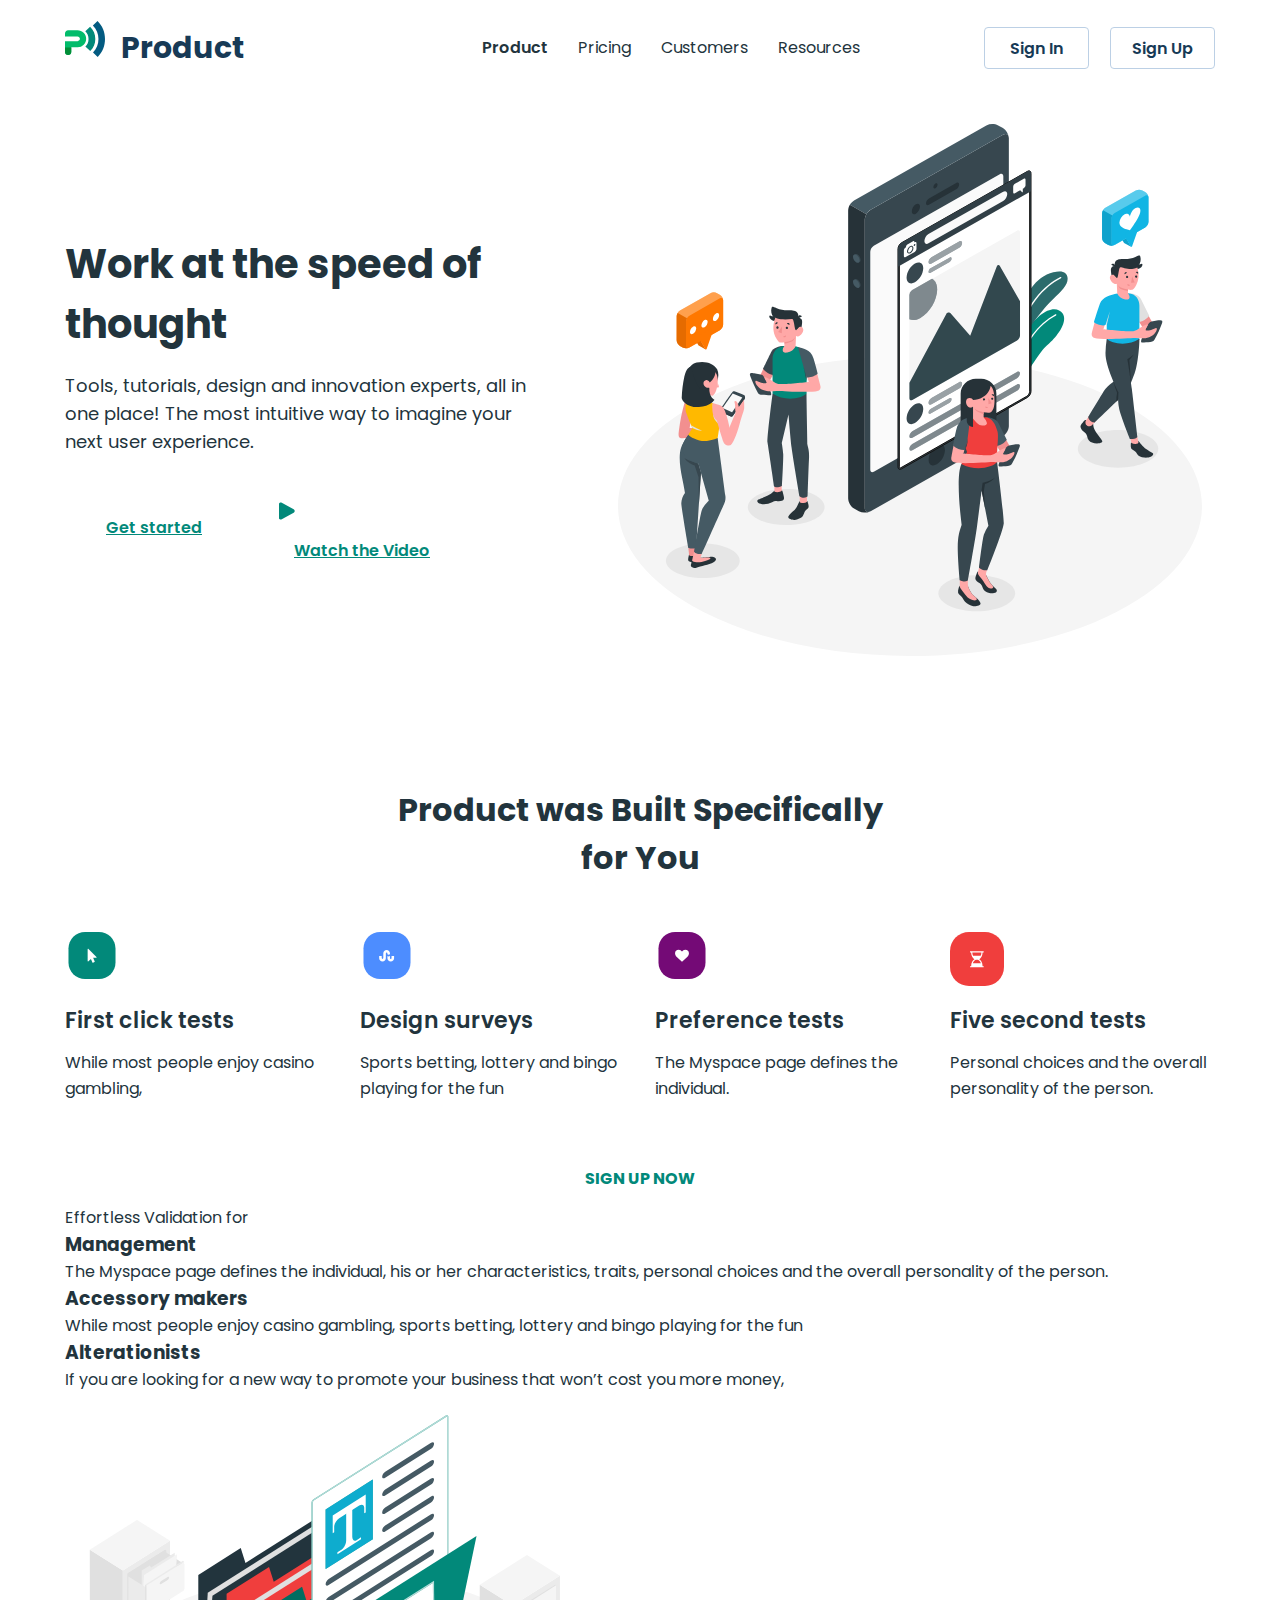
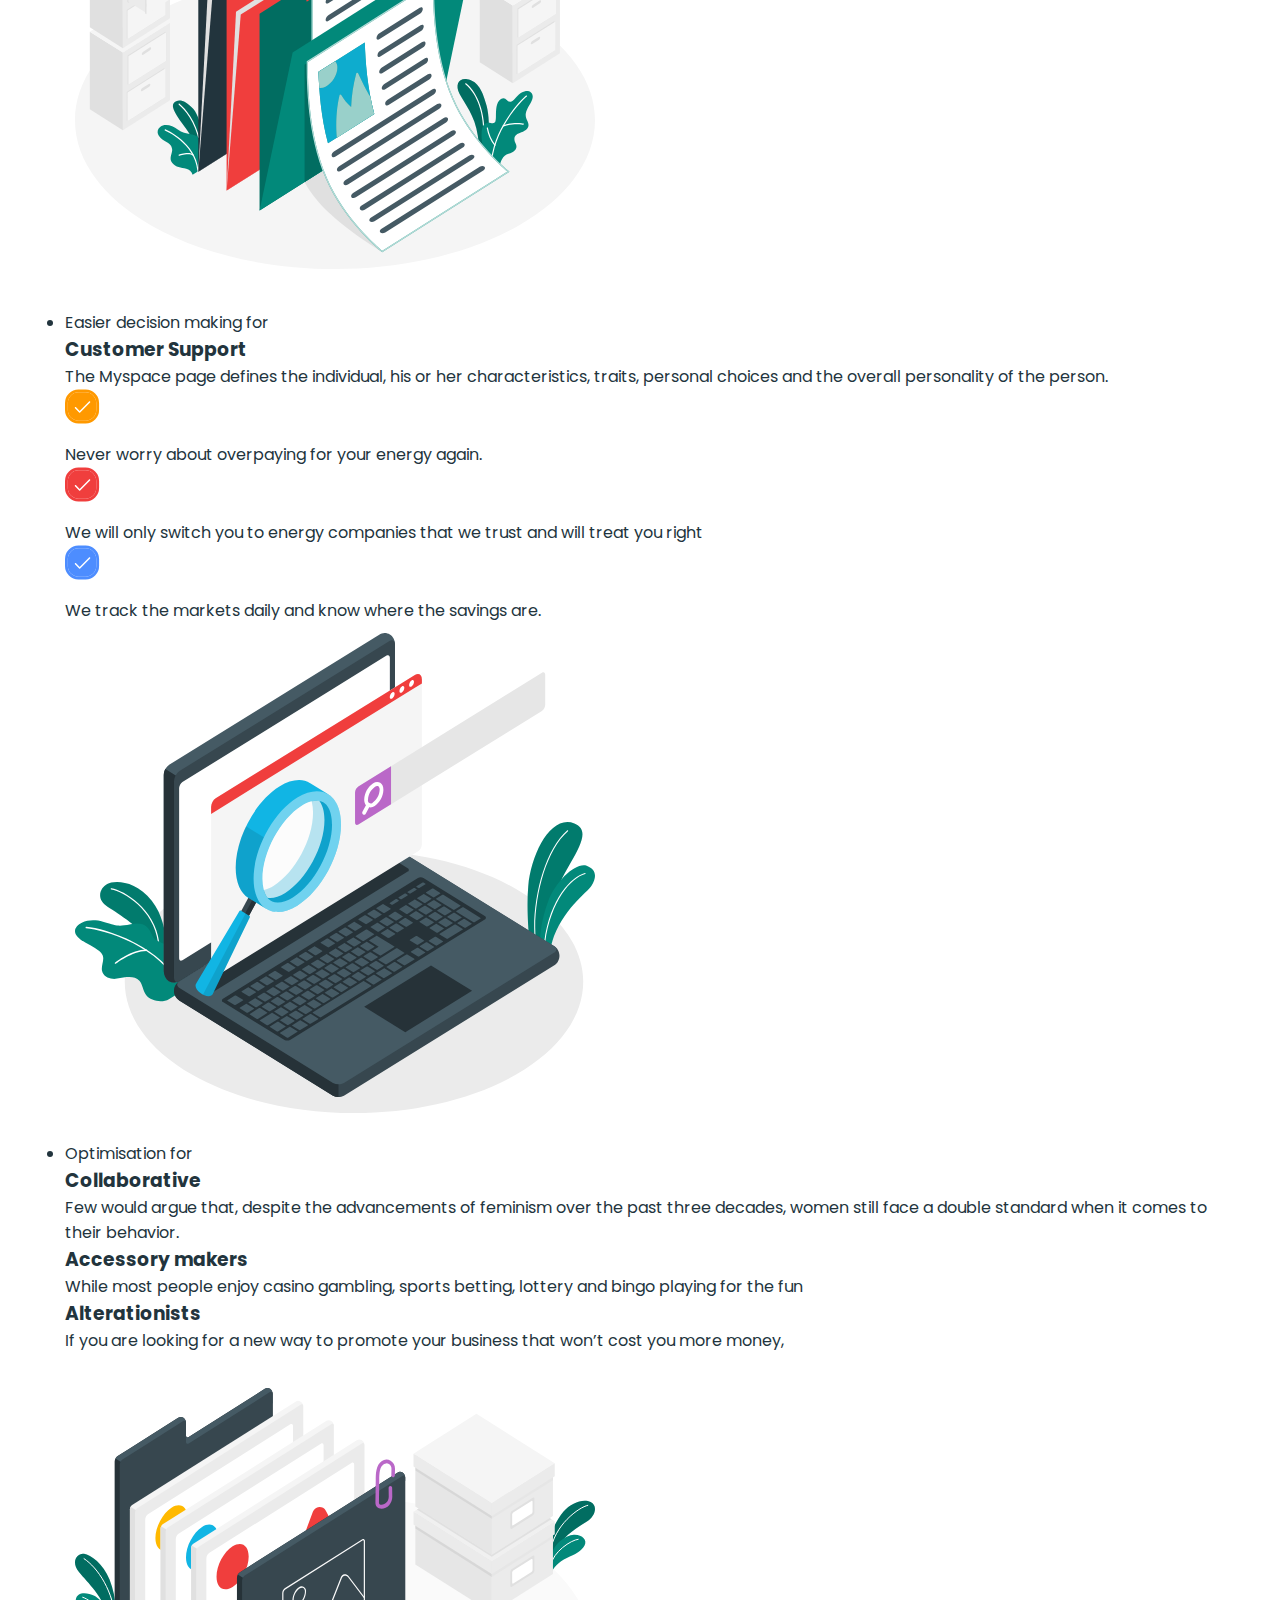
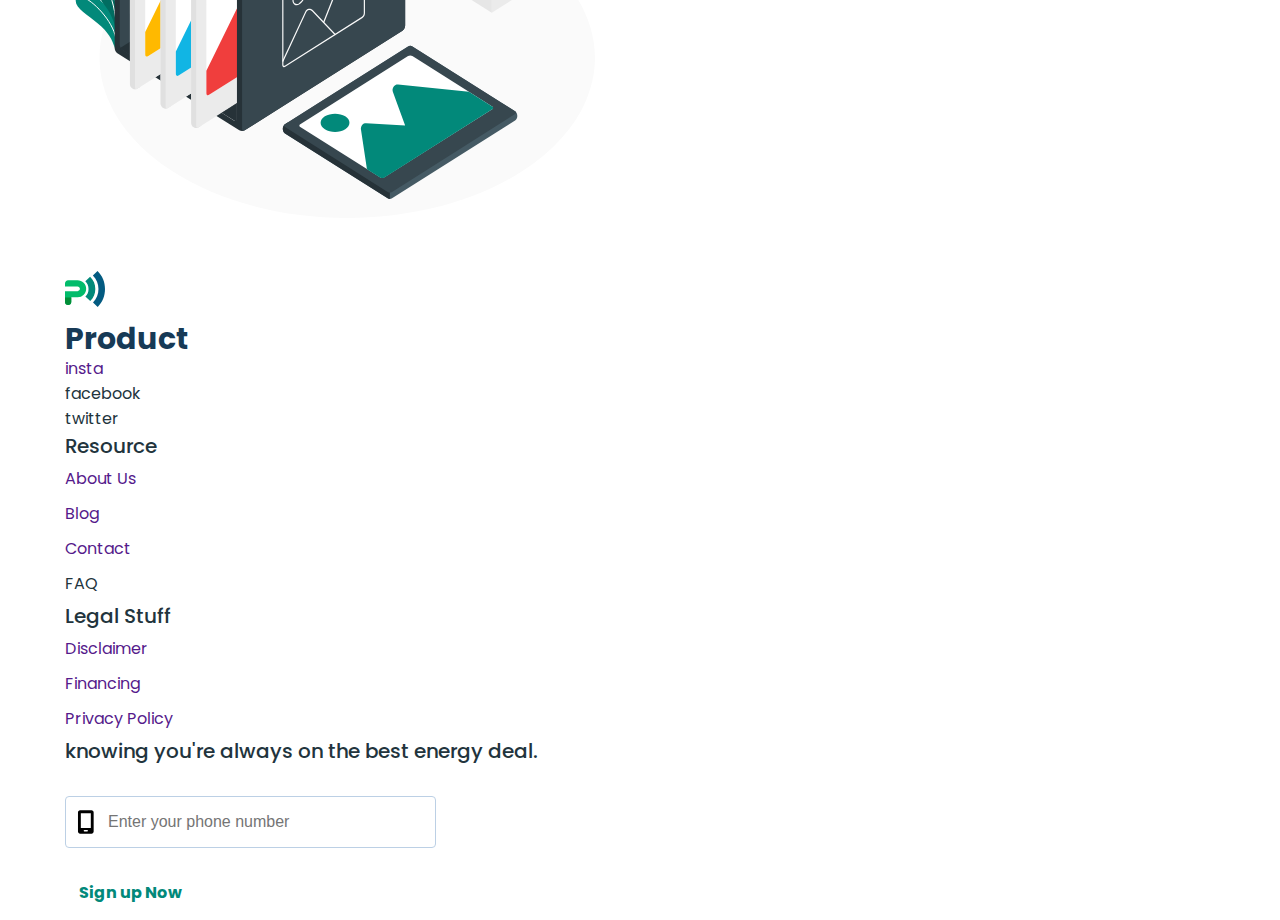
<file: index.html>
<!DOCTYPE html>
<html lang="en">
  <head>
    <meta charset="UTF-8" />
    <meta name="viewport" content="width=device-width, initial-scale=1.0" />
    <title>Business promotion</title>
    <link
      rel="stylesheet"
      href="https://cdnjs.cloudflare.com/ajax/libs/modern-normalize/3.0.1/modern-normalize.min.css"
      integrity="sha512-q6WgHqiHlKyOqslT/lgBgodhd03Wp4BEqKeW6nNtlOY4quzyG3VoQKFrieaCeSnuVseNKRGpGeDU3qPmabCANg=="
      crossorigin="anonymous"
      referrerpolicy="no-referrer"
    />
    <link rel="preconnect" href="https://fonts.googleapis.com" />
    <link rel="preconnect" href="https://fonts.gstatic.com" crossorigin />
    <link
      href="https://fonts.googleapis.com/css2?family=Inter:wght@500;700&family=Montserrat:wght@400;500;600;700&family=Poppins:wght@400;500;600;700;800&family=Roboto:wght@400;500;700;900&display=swap"
      rel="stylesheet"
    />

    <link rel="stylesheet" href="./css/styles.css" />
  </head>
  <body>
    <header class="header">
      <div class="container header-container">
        <a href="./index.html" class="header-logo">
          <img src="./images/logo.svg" alt="logo" width="40" height="36">Product</a>
            <nav class="header-nav">
        <ul class="header-nav-list">
          <li><a class="header-nav-link current" href="./index.html">Product</a></li>
          <li><a class="header-nav-link" href="./pricing.html">Pricing</a></li>
          <li><a class="header-nav-link" href="./customers.html">Customers</a></li>
          <li><a class="header-nav-link" href="">Resources</a></li>
        </ul>
            </nav>
            <ul class="header-btn-list">
        <li><button class="header-btn" type="button">Sign In</button></li>
        <li><button class="header-btn" type="button">Sign Up</button></li>
            </ul>
      </div>
      </header>
      <main>
        <!-- HERO SECTION -->
        <section class="hero">
          <div class="container">
            <div class="hero-left">
              <h1 class="hero-h">Work at the speed
                of thought</h1>
              <p class="hero-text">Tools, tutorials, design and innovation experts, all in one place! The most intuitive way to imagine your next user experience.</p>
              <ul class="hero-btn-list">
                <li><button class="hero-btn" type="button">Get started</button></li>
                <li class="hero-btn-link" ><button class="hero-btn" type="button">
                  <div class="btn-img"><img class="ipi" src="./images/icon-play.svg" alt="icon-play" width="16" height="18" />
                  </div>Watch the Video</button></li>
              </ul>
            </div>
            <img src="./images/hero-img.svg" alt="hero-img" width="610" height="555" />
          </div>
        </section>

        <section class="features">
          <div class="container">
            <h2>Product was Built Specifically for You</h2>
            <ul class="features-list">
              <li class="features-item">
                <img src="./images/icon1.svg" alt="icon1" width="54" height="54" />
                <h3 class="names">First click tests</h3>
                <p class="section-text">While most people enjoy casino gambling,</p>
              </li>
              <li class="features-item">
                <img src="./images/icon2.svg" alt="icon1" width="54" height="54" />
                <h3 class="names">Design surveys</h3>
                <p class="section-text">Sports betting, lottery and bingo playing for the fun</p>
              </li>
              <li class="features-item">
                <img src="./images/icon3.svg" alt="icon1" width="54" height="54" />
                <h3 class="names">Preference tests</h3>
                <p class="section-text">The Myspace page defines the individual.</p>
              </li>
              <li class="features-item">
                <img src="./images/icon4.svg" alt="icon1" width="54" height="54" />
                <h3 class="names">Five second tests</h3>
                <p class="section-text">Personal choices and the overall personality of the person.</p>
              </li>
            </ul>
            <button class="features-button" type="button">sign up now</button>
          </div>
        </section>

        <section class="main">
          <div class="container">
            <div class="main-top">
              <h2 hidden>plan</h2>
              <ul>
                <li><p>Effortless Validation for</p>
                  <h3>Management</h3>
                  <p>
                    The Myspace page defines the individual, his or her characteristics,
                    traits, personal choices and the overall personality of the person.
                  </p>
                  <ul>
                  <li><h3>Accessory makers</h3>
                    <p>
                      While most people enjoy casino gambling, sports betting, lottery and
                      bingo playing for the fun
                    </p>
                    </li>
                    <li>
                  <h3>Alterationists</h3>
                  <p>
                    If you are looking for a new way to promote your business that won’t
                    cost you more money,
                  </p>
                  </li>
                  </ul>
            </div>
                <img
                  src="./images/management-img.svg"
                  alt="management-img"
                  width="540"
                  height="500"
                />
              </li>
            <li><p>Easier decision making for</p>
                    <h3>Customer Support</h3>
                <p>
                  The Myspace page defines the individual, his or her characteristics,
                  traits, personal choices and the overall personality of the person.
                </p>
                <ul>
                  <li>
                  <img
                  src="./images/icon1.1.svg"
                  alt="icon1"
                  width="35,07"
                  height="35"
                  />
                  <p>Never worry about overpaying for your energy again. </p>
                </li>
                <li>
                <img
                  src="./images/icon2.1.svg"
                  alt="icon2"
                  width="35,07"
                  height="35"
                  />
                  <p>We will only switch you to energy companies that we trust and will treat you right </p>
                </li>
                <li>
                <img
                  src="./images/icon1.2.svg"
                  alt="icon2"
                  width="35,07"
                  height="35"
                  />
                  <p>We track the markets daily and know where the savings are.</p>
                 </li>
                 <img
                  src="./images/support-img.svg"
                  alt="management-img"
                  width="540"
                  height="500"
                />
                </ul>
                 <li><p>Optimisation for</p>
                  <h3>Collaborative</h3>
                <p>
                  Few would argue that, despite the advancements of feminism over the past three decades, women still face a double standard when it comes to their behavior.
                </p>
                <ul>
                <li><h3>Accessory makers</h3>
                  <p>
                    While most people enjoy casino gambling, sports betting, lottery and bingo playing for the fun
                  </p>
                  </li>
                  <li><h3>Alterationists</h3>
                <p>
                  If you are looking for a new way to promote your business that won’t
                  cost you more money,
                </p>
                </li>
                </ul>
                <img
                  src="./images/collaboration-img.svg"
                  alt="collaboration-img"
                  width="540"
                  height="500"
                />
                 </li>
            </ul>
          </div>
        </section>
      </main>

      <footer>
        <div class="container">
          <a href="./index.html" class="footer-logo">
            <img src="./images/logo.svg" alt="logo" width="40" height="36">Product</a>
<ul>
  <li><a href="">insta</a></li>
  <li><a href=""></a>facebook</li>
  <li><a href=""></a>twitter</li>
</ul>
<p class="footer-text">Resource</p>
<ul>
  <li class="footer-link"><a href="">About Us</a></li>
  <li class="footer-link"><a href="">Blog</a></li>
  <li class="footer-link"><a href="">Contact</a></li>
  <li class="footer-link"><a href=""></a>FAQ</li>
</ul>
<p class="footer-text">Legal Stuff</p>
<ul>
  <li class="footer-link"><a href="">Disclaimer</a></li>
  <li class="footer-link"><a href="">Financing</a></li>
  <li class="footer-link"><a href="">Privacy Policy</a></li>
</ul>

<div class="footer-form">
  <p class="form-text">knowing you're always on the best energy deal.</p>
  <form class="feedback">
    <label for="user-email" class="footer-label">
  
          <input class="footer-input" type="email" id="user-email" name="username" placeholder="Enter your phone number" />
              <svg class="footer-icon" width="18" height="28">
          <use href="./images/icons.svg#icon-mobile-screen"></use>
              </svg>
  
      </label>
  
  <button class="footer-button" type="button">Sign up Now</button>
  </form>
</div>
        </div>
      </footer>
  </body>
</html>
</file>
<file: css/styles.css>
body {
    font-family: "Poppins", sans-serif;
    color: #22343d;
    background-color: #fff;
}
ul {
    list-style: none;
    margin: 0;
    padding-left: 0;
}
a {
    text-decoration: none;
}

img {
    display: block;
}
button {
    cursor: pointer;
    font-family: inherit;
}
h1,h2,h3,h4,h5,h6, p {
    margin: 0;
}
.container {
    width: 1150px;
    padding: 0 20px;
    margin: 0 auto;
}
/* HEADER */
.header-container {
    display: flex;
    align-items: center;
}
.header {
}
.header-logo {
    display: flex;
    align-items: center;
    gap: 16px;
    font-weight: 700;
font-size: 30px;
line-height: 0.93;
color: #173a56;
margin-right: 237px;
}
.header-nav {
    margin-right: auto;
}
.header-nav-list {
    display: flex;
    gap: 30px;
}
.header-nav-link {
    padding: 26px 0;
    display: block;
    font-weight: 400;
font-size: 16px;
line-height: 1.75;
color: #22343d;  
}
.current {
    font-weight: 600;
}
.header-btn-list {
    display: flex;
    gap: 21px;
}
.header-btn {
    border: 1px solid #bcd0e5;
border-radius: 4px;
    min-width: 105px;
height: 42px;
    font-weight: 600;
font-size: 16px;
text-align: center;
color: #173a56;
background-color: transparent;
}
.header-btn:hover,
.header-btn:focus {
    color: #fff;
    background-color: #02897a;
    border: none;
}
/* HERO */
.hero .container{
    display: flex;
    align-items: center;
    justify-content: space-between;
    
}
.hero {
    padding-top: 25px;
    padding-bottom: 100px;
    
}
.hero-left {
    width: 465px;
height: 331px;
}
.hero-h {
    font-weight: 700;
font-size: 40px;
line-height: 1.5;
color: #22343d;
margin-bottom: 18px;
margin-right: 13px;
width: 452px;
}
.hero-text {
    font-weight: 400;
font-size: 18px;
line-height: 1.56;
color: #22343d;
margin-bottom: 45px;
}
.hero-btn-list {
    display: flex;
    gap: 30px;
}
.hero-btn {
    font-weight: 600;
font-size: 16px;
text-decoration: underline;
text-decoration-skip-ink: none;
color: #02897a;
font-size: 16px;
min-width: 178px;
height: 53px;
background-color: transparent;
border: none;
}
.hero-btn-link {
    display: flex;
    align-items: center;
    gap: 8;
} 
.hero-btn:hover,
.hero-btn:focus {
    color: #fff;
    background-color: #02897a;
    border: none;
    font-weight: 700;
    border-radius: 4px;
    text-decoration: none;
}
.btn-img:hover,
.btn-img:focus {
  color: #fff;
    background-color: #02897a; 
} 

.ipi {
    align-items: center;
margin-right: 9px;
} */

/* FEATURES */
.features {
    padding-top: 0;
    padding-bottom: 50px;
}

h2 {
    font-weight: 700;
font-size: 32px;
text-align: center;
color: #22343d;
    max-width: 530px;
    margin: 0 auto;
    padding-bottom: 50px;
}
.features-list {
    display: flex;
    gap: 30px;
    padding-bottom: 50px;
}
.features-item {
    width: calc((100% - 90px) / 4);
}
img {
    margin-bottom: 18px;
}
.names {
    margin-bottom: 13px;
    font-weight: 600;
font-size: 22px;
color: #22343d;
}

.section-text {
    font-weight: 400;
font-size: 16px;
line-height: 1.625;
color: #22343d;
}
.features-button {
    display: block;
    margin: 0 auto;
    min-width: 175px;
height: 53px;
font-weight: 700;
font-size: 16px;
color: #02897a;
background-color: transparent;
border-radius: 4px;
border: none;
text-transform: uppercase;
}
.features-button:hover,
.features-button:focus {
 color: #fff;
 background-color: #02897a;
 border: none;   
}


/* FOOTER */
.footer-logo {
font-weight: 700;
font-size: 30px;
line-height: 0.93;
color: #173a56;
}
.footer-text {
    font-weight: 500;
font-size: 20px;
line-height: 1.5;
color: #22343d;
}
.footer-link {
    font-weight: 400;
font-size: 16px;
line-height: 2.19;
color: #22343d;
}
.footer-button {
    display: block;
    min-width: 131px;
height: 39px;
font-weight: 700;
font-size: 16px;
text-align: center;
color: #02897a;
background-color: transparent;
border-radius: 4px;
border: none;
}
.footer-button:hover,
.footer-button:focus {
    color: #fff;
    background-color: #02897a;
}
.feedback {
/* max-width: 325px; */
  display: flex;
  flex-direction: column;
  gap: 25px;
  align-items: flex-start;
  /* border: 1px solid #bcd0e5;
border-radius: 4px; */
}
.feedback label {
  width: 100%;
  display: flex;
  flex-direction: column;
}
.form-text {
    font-weight: 500;
font-size: 20px;
line-height: 1.5;
color: #22343d;
padding-bottom: 30px;
}

.footer-label {
    position: relative;
}

.footer-icon {
    position: absolute;
    left: 12px;
    top: 50%;
  transform: translateY(-50%);
} 
.footer-input {
padding-left: 42px;
border: 1px solid #bcd0e5;
border-radius: 4px;
height: 48px;
max-width: 325px;
font-weight: 400;
font-size: 16px;
line-height: 1.75;
color: #02897a;
}
</file>
